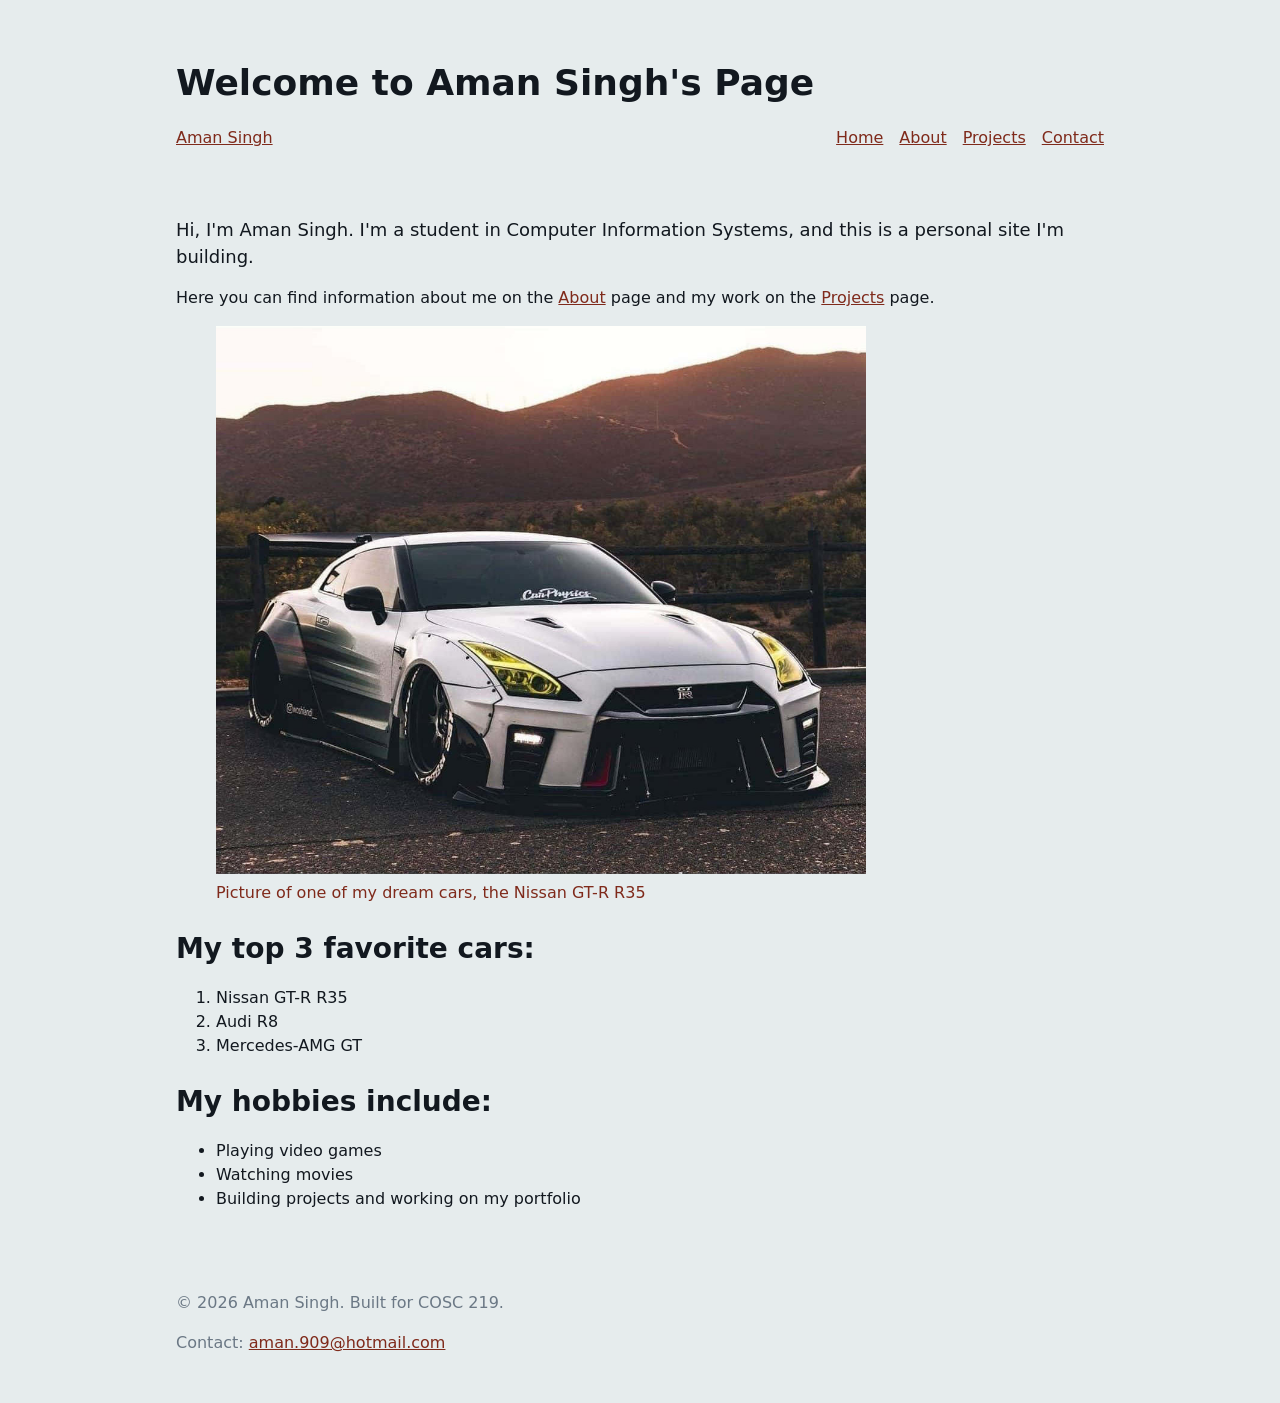
<file: index.html>
<!DOCTYPE html>
<html lang="en">
<head>
    <meta charset="UTF-8">
    <meta name="viewport" content="width=device-width, initial-scale=1.0">
    <title>Aman Singh - Home</title>
    <link rel="stylesheet" href="css/styles.css">
</head>
<body>
    <header>
        <h1>Welcome to Aman Singh's Page</h1>
        <nav>
            <a href="index.html">Aman Singh</a>

            <div class="nav-wrapper"> 
            <a href="index.html">Home</a>
            <a href="about.html">About</a>
            <a href="projects.html">Projects</a>
            <a href="contact.html">Contact</a>
            </div>
        </nav>
            
    </header>
    <main>
        <p class="intro">Hi, I'm Aman Singh. I'm a student in Computer Information Systems, and this is a personal site I'm building.</p>
        <p>Here you can find information about me on the <a href="about.html">About</a> page and my work on the <a href="projects.html">Projects</a> page.</p>
        <figure>
            <img src="images/r35.jpg" alt="Picture of a widebody Nissan GT-R R35 with yellow headlights" width="650" height="600">
            <figcaption>Picture of one of my dream cars, the Nissan GT-R R35</figcaption>
        </figure>
        <h2>My top 3 favorite cars:</h2>
        <ol>
            <li>Nissan GT-R R35</li>
            <li>Audi R8</li>
            <li>Mercedes-AMG GT</li>
        </ol>
        <h2>My hobbies include:</h2>
        <ul>
            <li>Playing video games</li>
            <li>Watching movies</li>
            <li>Building projects and working on my portfolio</li>
        </ul>
    </main>
    <footer>
        <p>&copy; 2026 Aman Singh. Built for COSC 219.</p>
        <p>Contact: <a href="mailto:aman.909@hotmail.com">aman.909@hotmail.com</a></p>
    </footer>
</body>
</html>
</file>
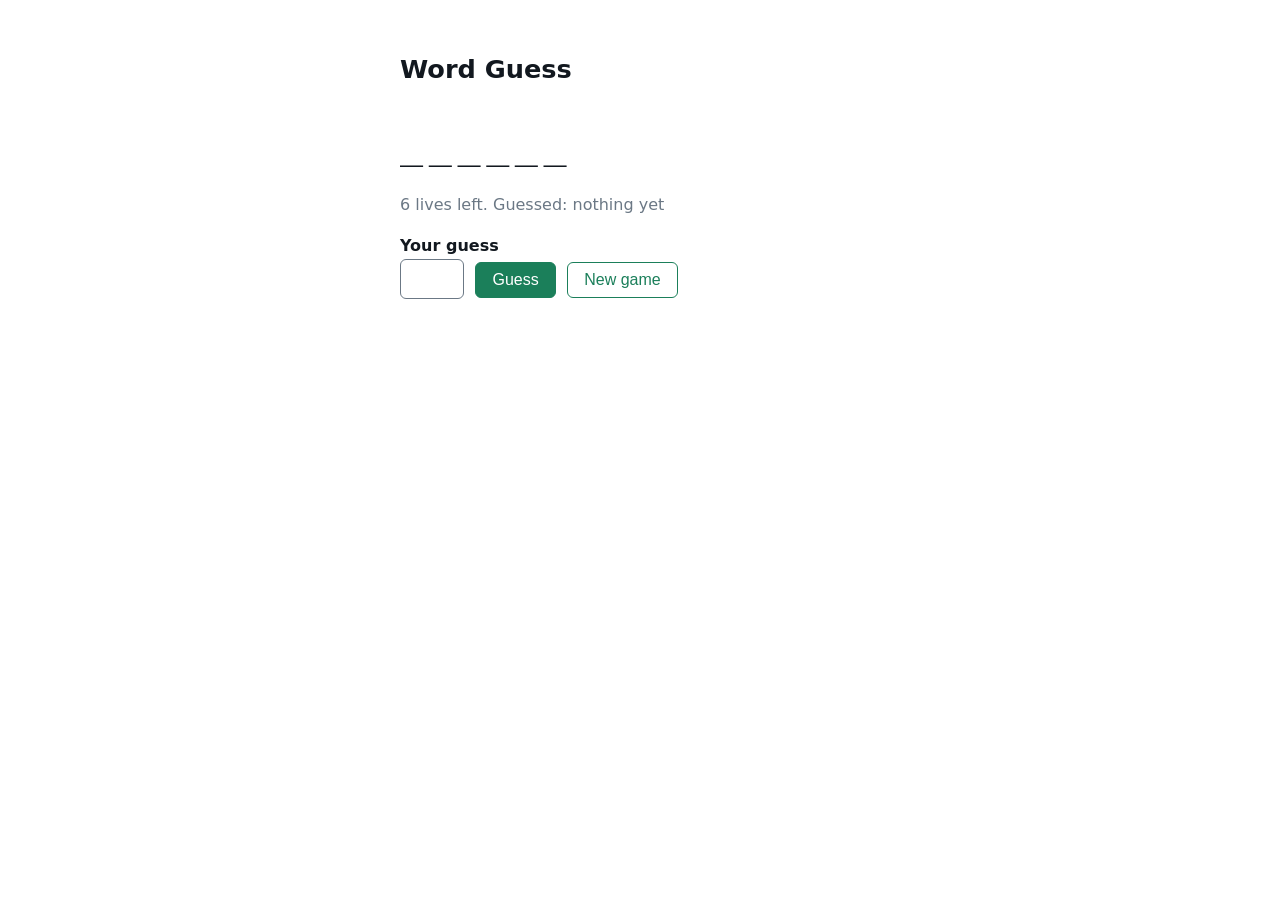
<file: lab4/index.html>
<!DOCTYPE html>
<html lang="en">
<head>
  <meta charset="UTF-8">
  <meta name="viewport" content="width=device-width, initial-scale=1.0">
  <title>Word Guess — COSC 219 Lab 4</title>
  <link rel="stylesheet" href="styles.css">
  <script src="game.js" defer></script>
  <script src="play.js" defer></script>
</head>
<body>

  <main>
    <h1>Word Guess</h1>

    <p id="word" class="word">_____</p>
    <p id="status" class="status">Press New game to start.</p>

    <form id="guess-form">
      <label for="guess">Your guess</label>
      <input type="text" id="guess" name="guess" maxlength="1"
             autocomplete="off" autocapitalize="off">
      <button type="submit">Guess</button>
      <button type="button" id="new-game">New game</button>
    </form>

    <p id="result" class="result"></p>
  </main>

</body>
</html>
</file>
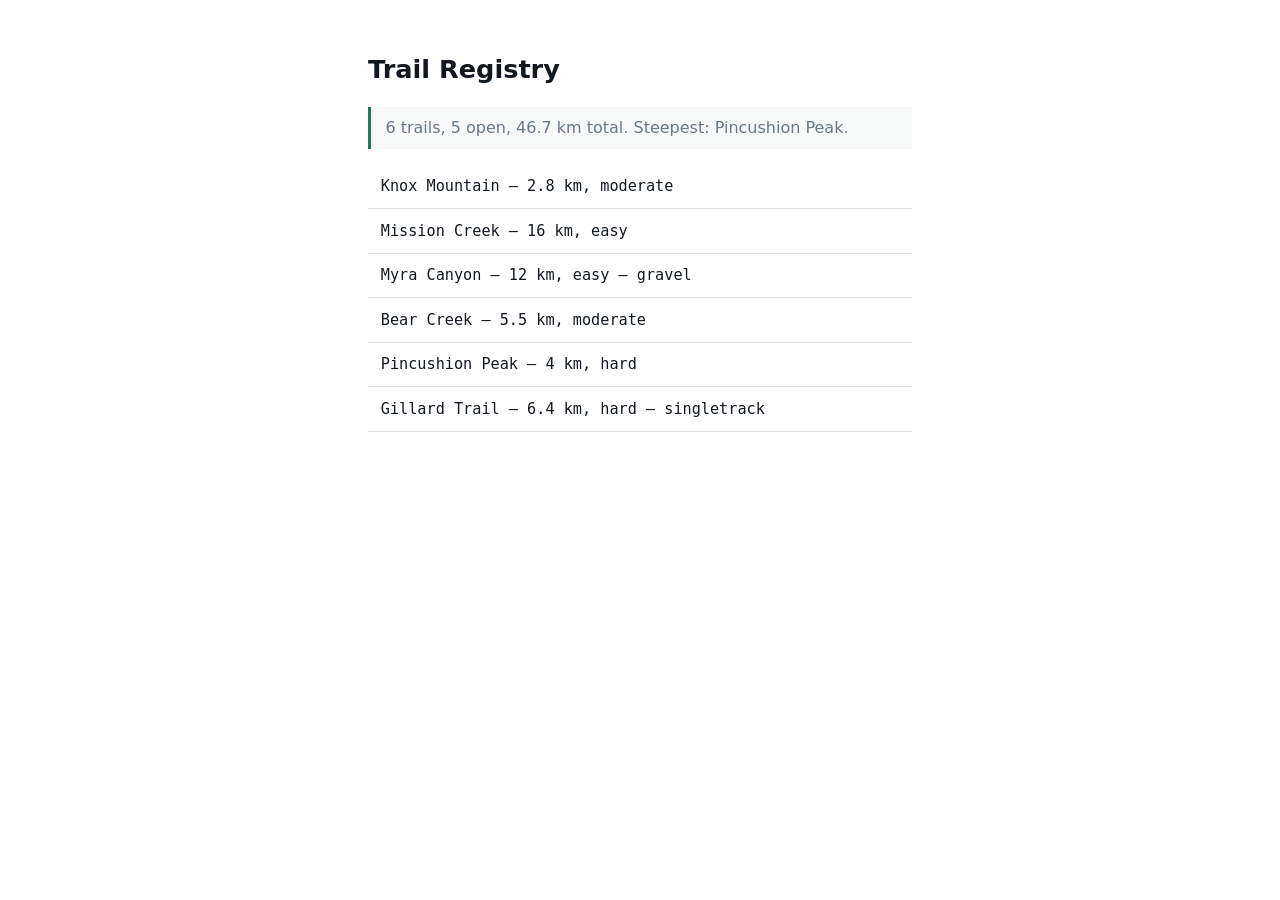
<file: lab6/index.html>
<!DOCTYPE html>
<html lang="en">
<head>
  <meta charset="UTF-8">
  <meta name="viewport" content="width=device-width, initial-scale=1.0">
  <title>Trail Registry — COSC 219 Lab 6</title>
  <link rel="stylesheet" href="styles.css">
  <script type="module" src="main.js"></script>
</head>
<body>
  <main>
    <h1>Trail Registry</h1>
    <p id="summary" class="summary">Loading…</p>
    <ul id="trails"></ul>
  </main>
</body>
</html>
</file>
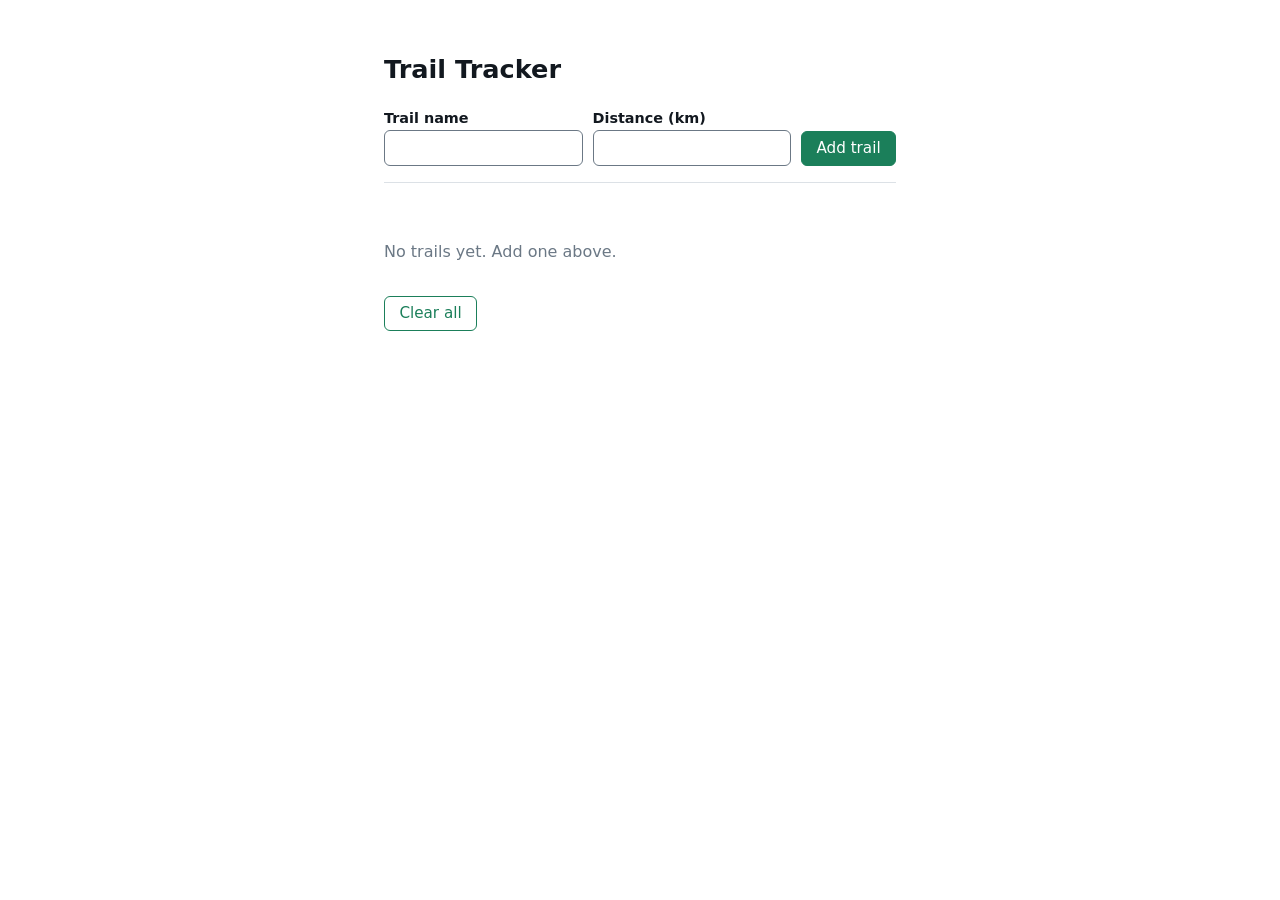
<file: lab7/index.html>
<!DOCTYPE html>
<html lang="en">
<head>
  <meta charset="UTF-8">
  <meta name="viewport" content="width=device-width, initial-scale=1.0">
  <title>Trail Tracker — COSC 219 Lab 7</title>
  <link rel="stylesheet" href="styles.css">
  <script type="module" src="app.js"></script>
</head>
<body>
  <main>
    <h1>Trail Tracker</h1>

    <form id="add-form">
      <div class="field">
        <label for="name">Trail name</label>
        <input type="text" id="name" name="name" autocomplete="off">
      </div>
      <div class="field">
        <label for="km">Distance (km)</label>
        <input type="number" id="km" name="km" step="0.1" min="0">
      </div>
      <button type="submit">Add trail</button>
    </form>

    <p id="error" class="error" role="alert"></p>
    <p id="summary" class="summary"></p>

    <ul id="trail-list"></ul>

    <button type="button" id="clear" class="ghost">Clear all</button>
  </main>
</body>
</html>
</file>
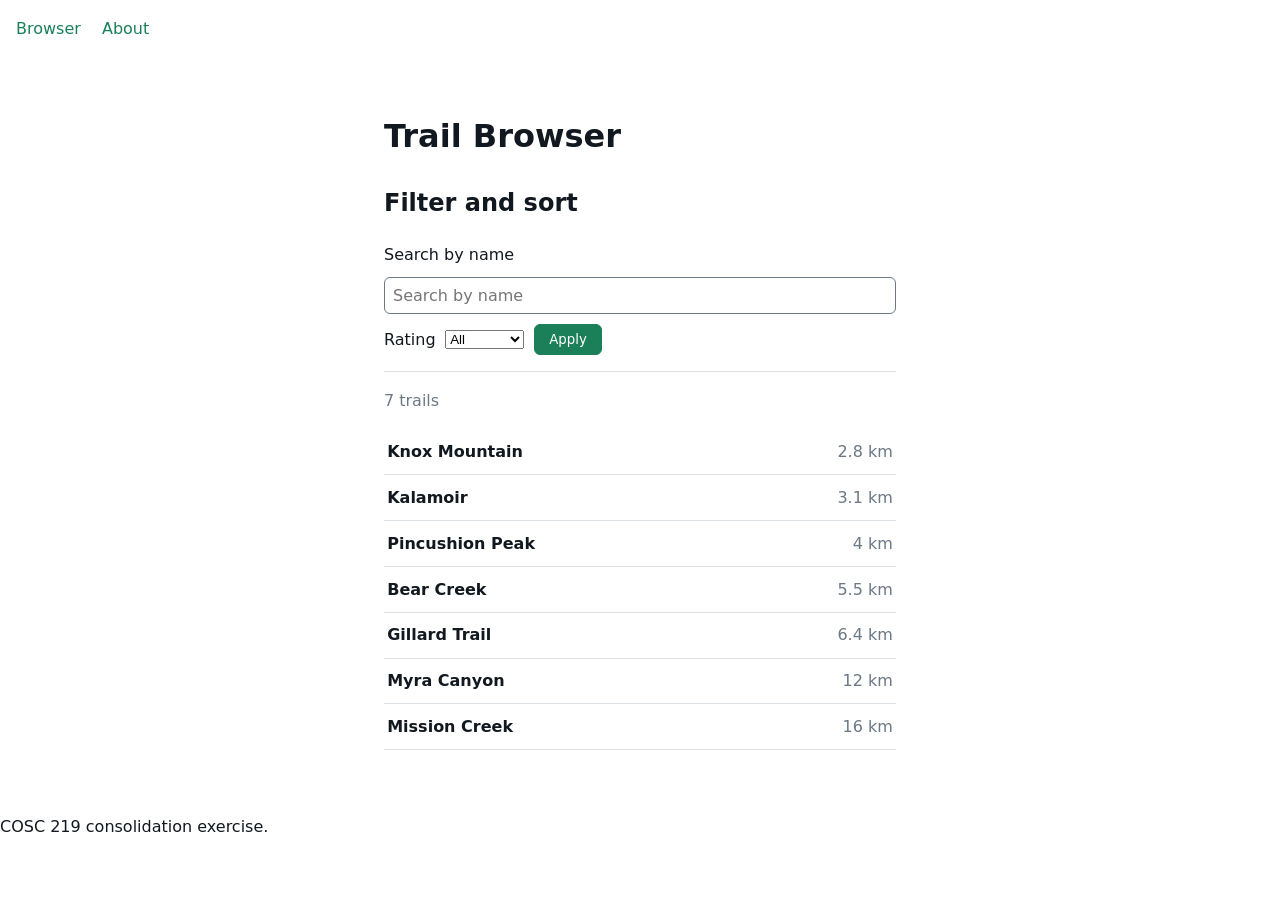
<file: lab8/index.html>
<!DOCTYPE html>
<html lang="en">
<head>
  <meta charset="UTF-8">
  <title>Trail Browser — needs fixing</title>
  <link rel="stylesheet" href="styles.css">
  <script type="module" src="app.js"></script>
</head>
<body>

  <header>
    <nav>
      <ul>
        <li><a href="index.html">Browser</a></li>
        <li><a href="#about">About</a></li>
      </ul>
    </nav>
  </header>

  <main>
    <h1>Trail Browser</h1>

    <h2>Filter and sort</h2>

    <form id="controls">
      <label for="search">Search by name</label>
      <input type="text" id="search" placeholder="Search by name">

      <label for="rating">Rating</label>
      <select id="rating">
        <option value="all">All</option>
        <option value="easy">Easy</option>
        <option value="moderate">Moderate</option>
        <option value="hard">Hard</option>
      </select>

      <button type="submit">Apply</button>
    </form>

    <p id="count"></p>
    <ul id="results"></ul>
  </main>

  <footer>
    <p>COSC 219 consolidation exercise.</p>
  </footer>

</body>
</html>
</file>
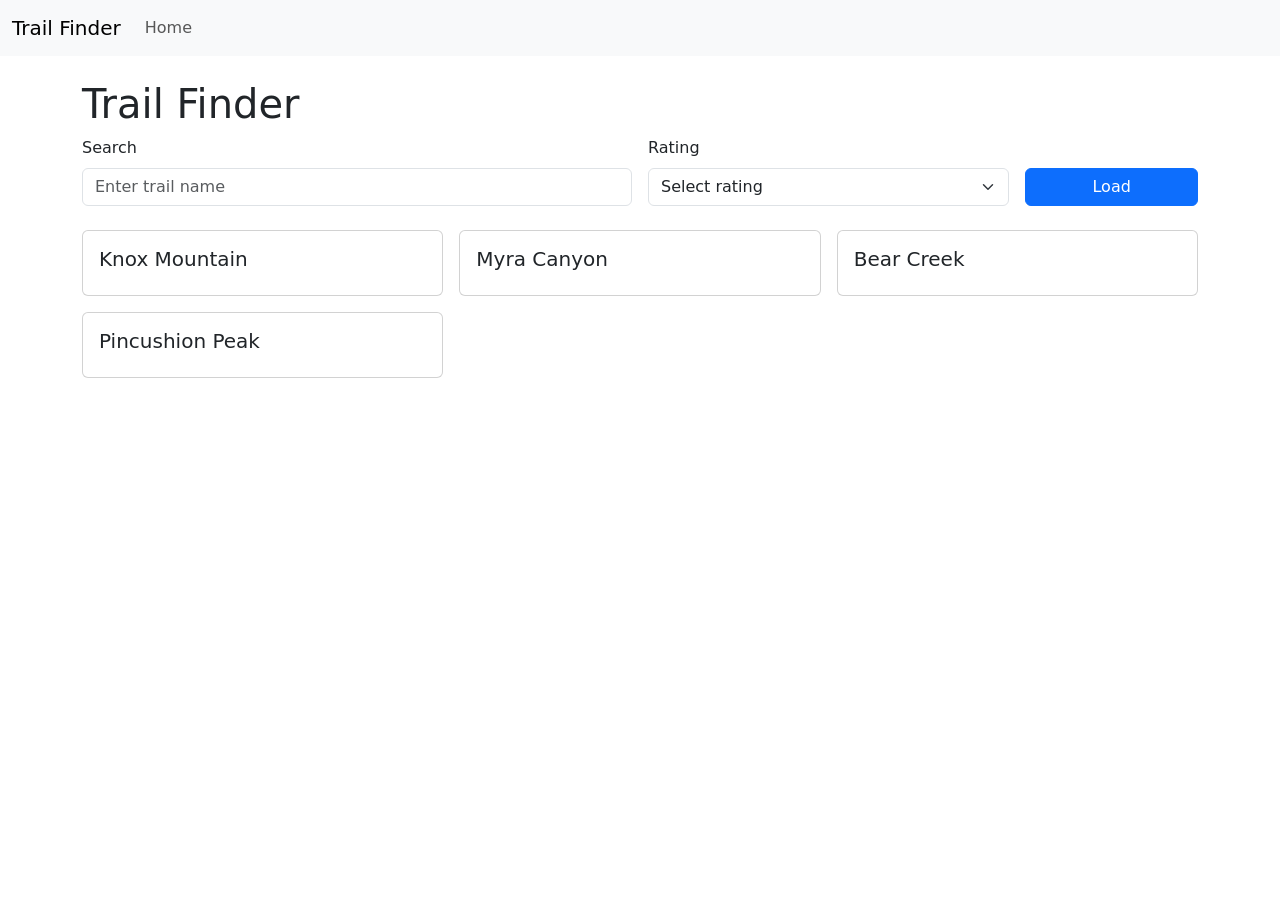
<file: lab9/index.html>
<!DOCTYPE html>
<html lang="en">

<head>
  <meta charset="UTF-8">
  <meta name="viewport" content="width=device-width, initial-scale=1.0">
  <title>Trail Finder — COSC 219 Lab 9</title>

  <!-- Link Bootstrap's CSS here. Use the CDN link from the Lecture 18 slides,
       and check the version is still current. -->
  <link href="https://cdn.jsdelivr.net/npm/bootstrap@5.3.9/dist/css/bootstrap.min.css" rel="stylesheet"
    integrity="sha384-yEPZ7jP9S0QKiUQ0m3jjsO4ProIW7wvR9gXkI7JOGa2XVsw53Yke2bsdkBbjmmiX" crossorigin="anonymous">

  <script type="module" src="main.js"></script>
</head>

<body>

  <!-- A navbar that collapses on small screens.
       You need .navbar, .navbar-toggler and .navbar-collapse, wired with the
       data-bs-* attributes. Bootstrap's JavaScript does the rest. -->
  <nav class="navbar navbar-expand-lg bg-light">
    <div class="container-fluid">
      <a class="navbar-brand" href="#">Trail Finder</a>
      <button class="navbar-toggler" type="button" data-bs-toggle="collapse" data-bs-target="#navbarNav"
        aria-controls="navbarNav" aria-expanded="false" aria-label="Toggle navigation">
        <span class="navbar-toggler-icon"></span>
      </button>
      <div class="collapse navbar-collapse" id="navbarNav">
        <ul class="navbar-nav">
          <li class="nav-item">
            <a class="nav-link" href="../index.html">Home</a>
          </li>
        </ul>
      </div>
    </div>
  </nav>


  <!-- The page content, in a .container.

       A .row with:
         · a search text field   col-12 col-md-6
         · a rating select       col-12 col-md-4
         · a Load button         col-12 col-md-2
       Gutters with g-3, not margins of your own.
       Every control needs a real <label> — form-label is styling, not a label. -->
  <div class="container mt-4">
    <h1>Trail Finder</h1>
    <div class="row g-3 mb-4">
      <div class="col-12 col-md-6">
        <label for="search" class="form-label">Search</label>
        <input type="text" class="form-control" id="search" placeholder="Enter trail name">
      </div>
      <div class="col-12 col-md-4">
        <label for="rating" class="form-label">Rating</label>
        <select class="form-select" id="rating">
          <option value="">Select rating</option>
          <option value="easy">Easy</option>
          <option value="moderate">Moderate</option>
          <option value="hard">Hard</option>
        </select>
      </div>
      <div class="col-12 col-md-2 d-flex align-items-end">
        <button class="btn btn-primary w-100" id="loadButton">Load</button>
      </div>
    </div>
    <div id="state-loading" class="d-none">
      <div class="spinner-border" role="status">
        <span class="visually-hidden">Loading...</span>
      </div>
    </div>

    <div id="state-error" class="d-none">
      <div class="alert alert-danger" role="alert">
        An error occurred while loading trails.
      </div>
    </div>

    <div id="state-empty" class="d-none">
      <p>No trails found.</p>
    </div>

    <div id="state-loaded" class="d-none row row-cols-1 g-3 row-cols-md-2 row-cols-lg-3">

    </div>
  </div>


  <!-- The four state panels. Give each one an id so you can show and hide it,
       and start them all with d-none.

         #state-loading   a .spinner-border, with .visually-hidden text inside
         #state-error     an .alert.alert-danger
         #state-empty     a message
         #state-loaded    the .row that holds the cards, using
                          row-cols-1 row-cols-md-2 row-cols-lg-3 -->



  <!-- Bootstrap's JavaScript bundle goes here, at the end of the body. -->
  <script src="https://cdn.jsdelivr.net/npm/bootstrap@5.3.9/dist/js/bootstrap.bundle.min.js"
    integrity="sha384-WyOxWvTyr1QaMPfiPJSv76iReVthorl5uWlFtZPyK0IEB0hGzo9y5Bp9mYanr8Bu"
    crossorigin="anonymous"></script>

</body>

</html>
</file>
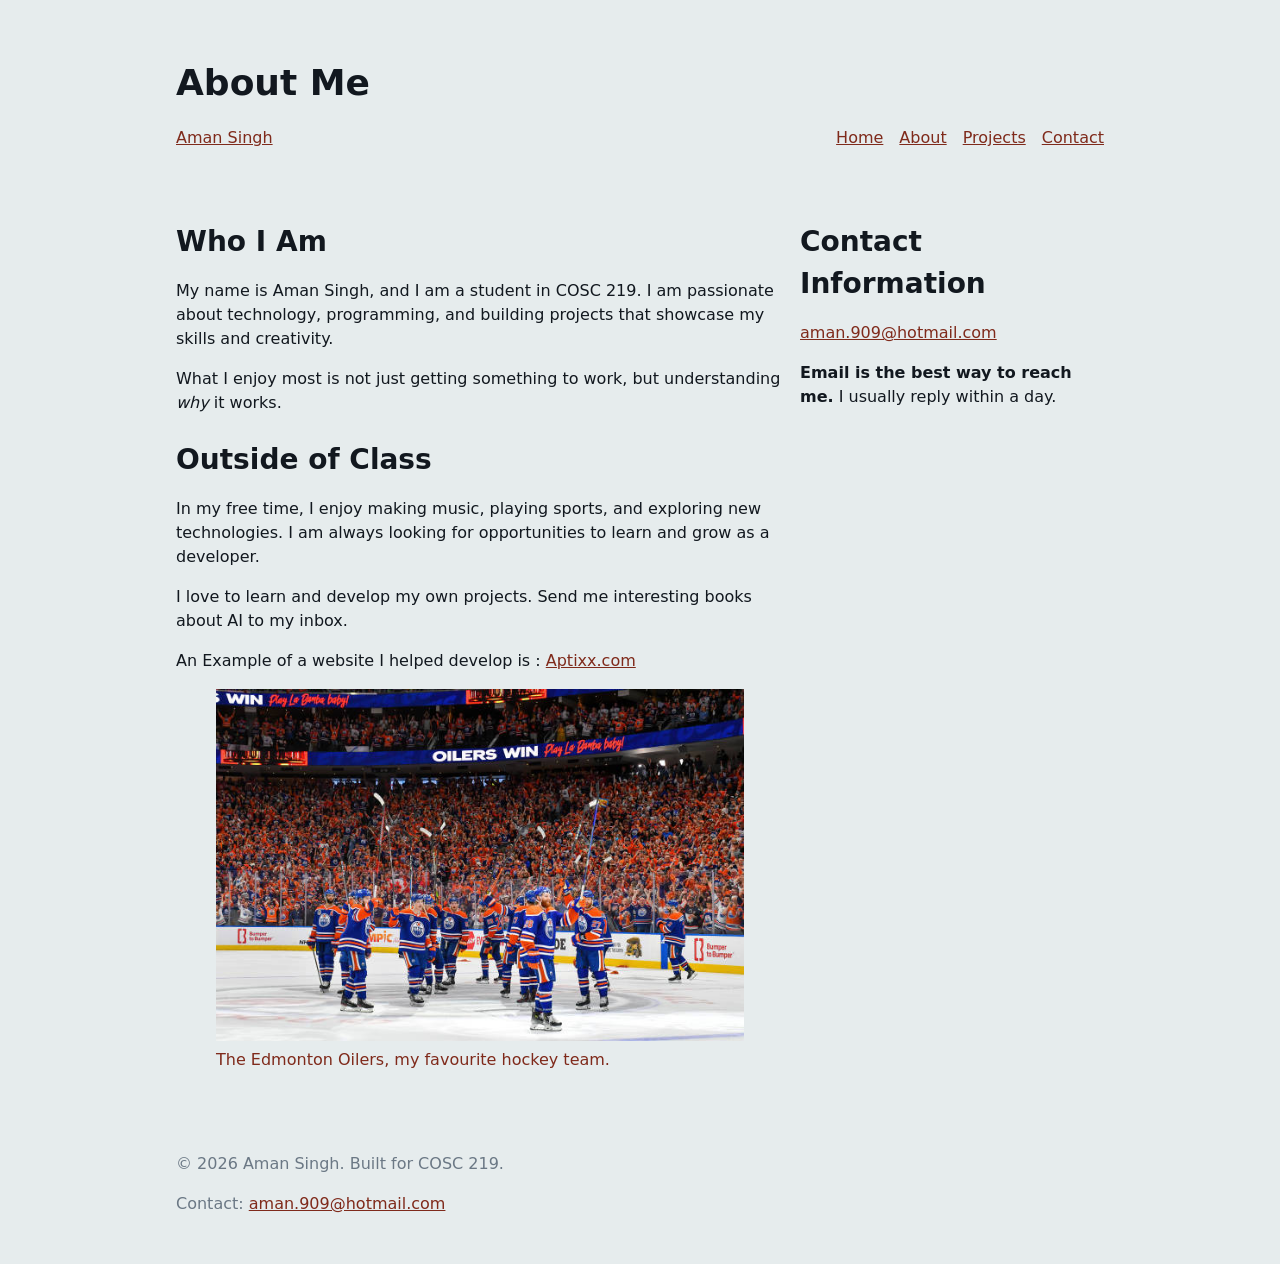
<file: about.html>
<!DOCTYPE html>
<html lang="en">
<head>
    <meta charset="UTF-8">
    <meta name="viewport" content="width=device-width, initial-scale=1.0">
    <title>Aman Singh - About</title>
    <link rel="stylesheet" href="css/styles.css">
</head>
<body>
    <header>
        <h1>About Me</h1>
        <nav>
            <a href="index.html">Aman Singh</a>

            <div class="nav-wrapper"> 
            <a href="index.html">Home</a>
            <a href="about.html">About</a>
            <a href="projects.html">Projects</a>
            <a href="contact.html">Contact</a>
            </div>
        </nav>
    </header>
    <main class="two-col">
        <div>
            <section>
                <h2>Who I Am</h2>
                <p>My name is Aman Singh, and I am a student in COSC 219. I am passionate about technology, programming, and building projects that showcase my skills and creativity.</p>
                <p>What I enjoy most is not just getting something to work, but understanding <em>why</em> it works.</p>
            </section>
            <section>
                <h2>Outside of Class</h2>
                <p>In my free time, I enjoy making music, playing sports, and exploring new technologies. I am always looking for opportunities to learn and grow as a developer.</p>
                <p>I love to learn and develop my own projects. Send me interesting books about AI to my inbox.</p>
                <p>An Example of a website I helped develop is : <a href="https://aptixx.com" rel="noopener noreferrer" target="_blank">Aptixx.com</a></p>
                <figure>
                    <img src="images/oilers.jpg" alt="Edmonton Oilers players raising their sticks to salute a crowd of fans" width="612" height="408">
                    <figcaption>The Edmonton Oilers, my favourite hockey team.</figcaption>
                </figure>
            </section>
        </div>
        <aside>
            <h2>Contact Information</h2>
            <p><a href="mailto:aman.909@hotmail.com">aman.909@hotmail.com</a></p><p><strong>Email is the best way to reach me.</strong> I usually reply within a day. </p>
        </aside>
    </main>
    <footer>
        <p>&copy; 2026 Aman Singh. Built for COSC 219.</p>
        <p>Contact: <a href="mailto:aman.909@hotmail.com">aman.909@hotmail.com</a></p>
    </footer>
</body>
</html>
</file>
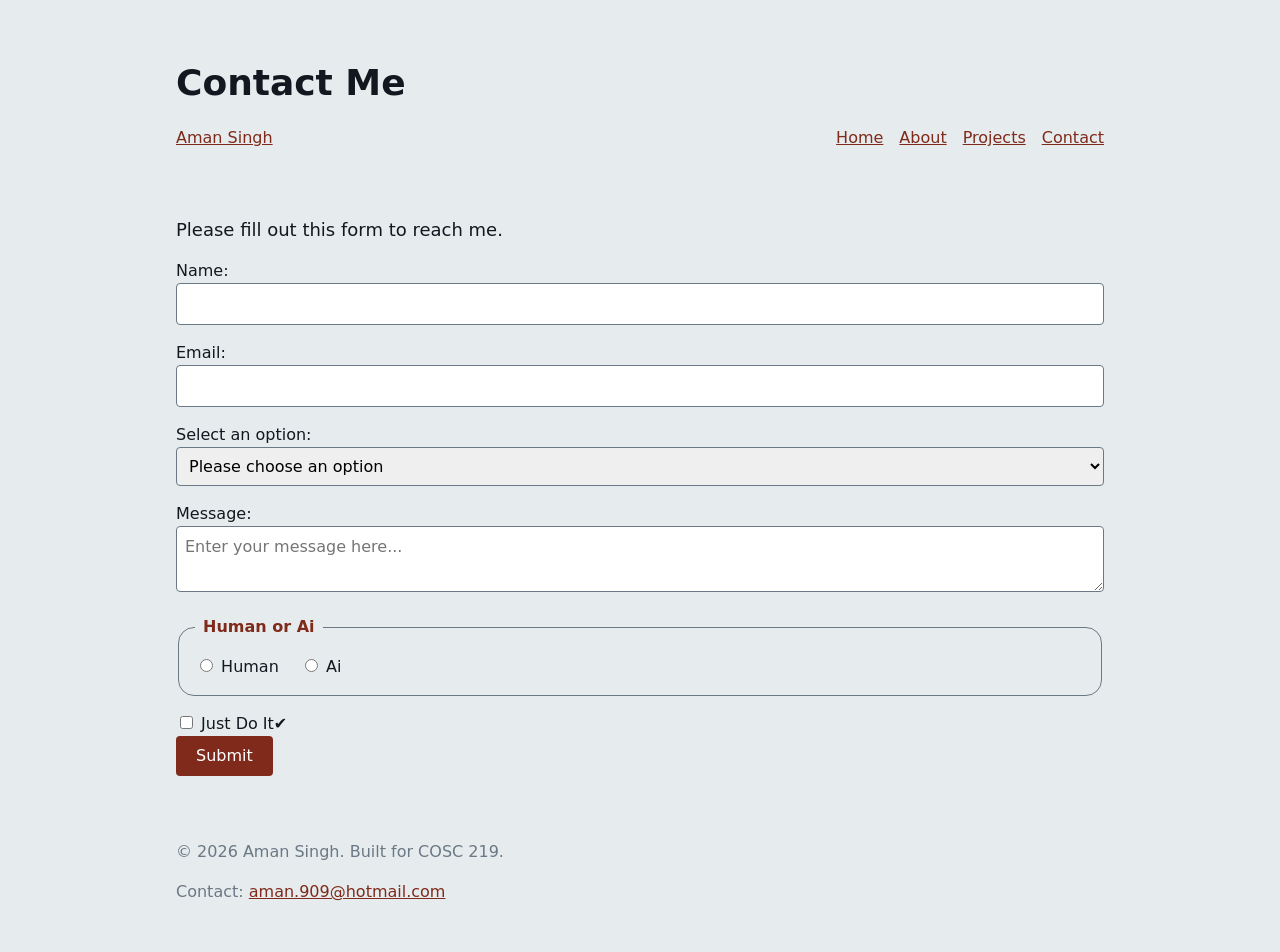
<file: contact.html>
<!DOCTYPE html>
<html lang="en">
<head>
    <meta charset="UTF-8">
    <meta name="viewport" content="width=device-width, initial-scale=1.0">
    <title>Contact Page</title>
    <link rel="stylesheet" href="css/styles.css">
</head>
<body>
    <header>
        <h1>Contact Me</h1>
        <nav>
            <a href="index.html">Aman Singh</a>

            <div class="nav-wrapper"> 
            <a href="index.html">Home</a>
            <a href="about.html">About</a>
            <a href="projects.html">Projects</a>
            <a href="contact.html">Contact</a>
            </div>
        </nav>
    </header>
    <main>
    <p class="intro">Please fill out this form to reach me.</p>
    <form action="#" method="post">
        <label for="name">Name:</label>
        <input type="text" id="name" name="name" required>  
        <br/>
        <label for="email">Email:</label>
        <input type="email" id="email" name="email" required>
       

        <br/>
        <label for="select">Select an option:</label>
        <select id="select" name="select" required>
            <option value="">Please choose an option</option>
            <option value="question">Question</option>
            <option value="feedback">Feedback</option>
            <option value="other">Other</option>
        </select>
        <br/>
        <label for="message">Message:</label>
        <textarea id="message" name="message" placeholder="Enter your message here..." ></textarea>
        <br/>
        <fieldset>
            <legend>Human or Ai</legend>
       
        <input type="radio" id="human" name="humanorai" value="human" required>
        <label for="human">Human</label>
        <input type="radio" id="ai" name="humanorai" value="ai" required>
        <label for="ai">Ai</label>
        </fieldset>
        <input type="checkbox" id="robotcheck" name="robotcheck" value="yes" required>
        <label for="robotcheck">Just Do It✔</label>

        <br/>

        <button type="submit">Submit</button>
    </form>
    </main>
    <footer>
        <p>&copy; 2026 Aman Singh. Built for COSC 219.</p>
        <p>Contact: <a href="mailto:aman.909@hotmail.com">aman.909@hotmail.com</a></p>
    </footer>
</body>
</html>
</file>
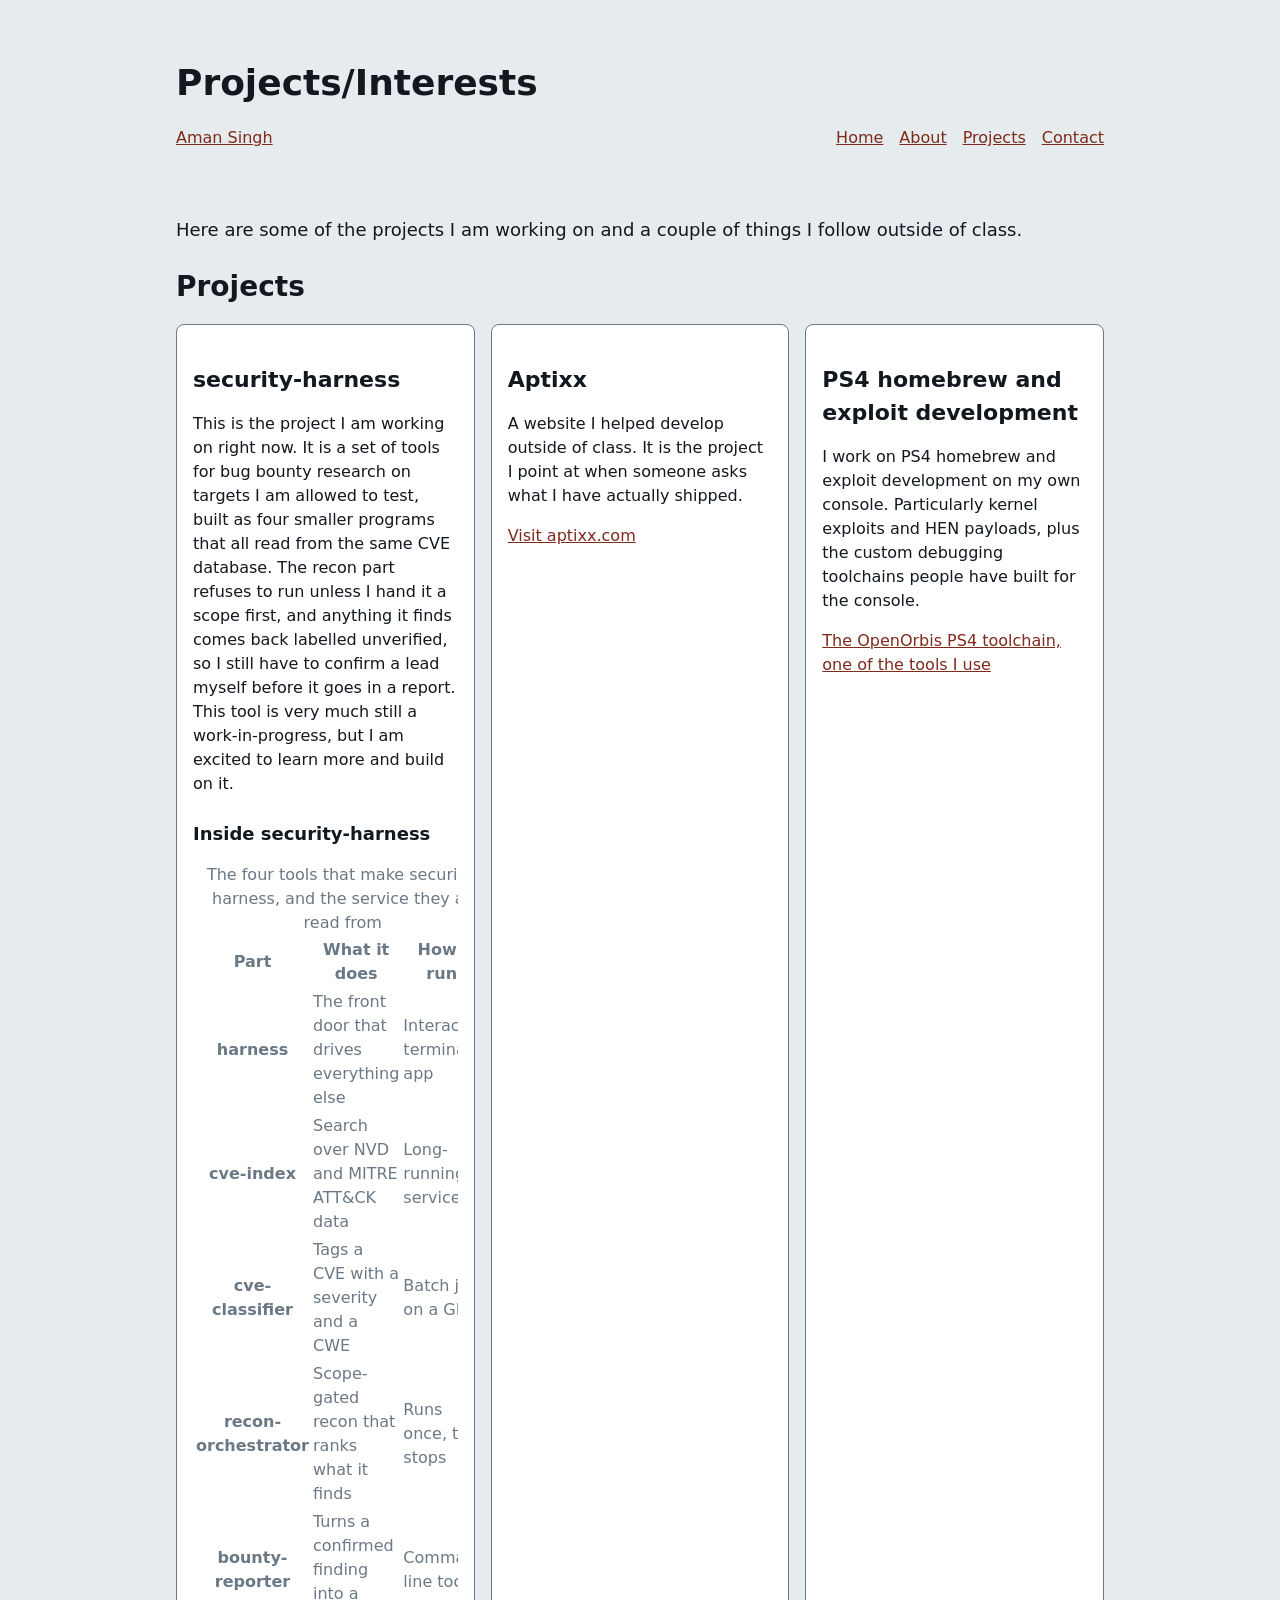
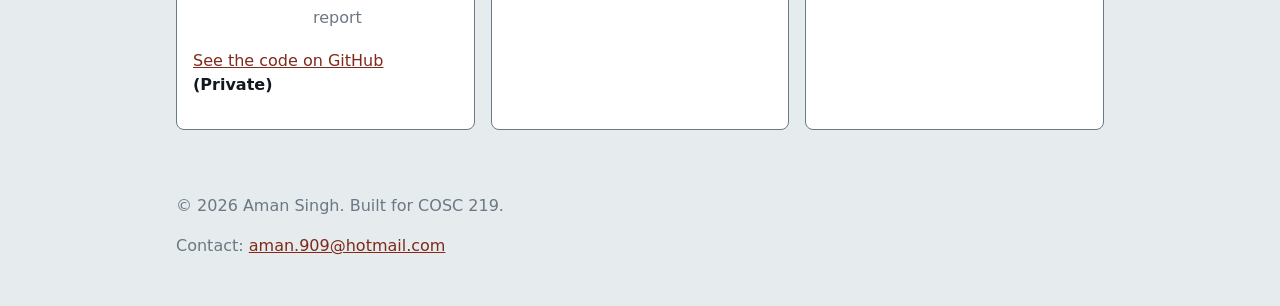
<file: projects.html>
<!DOCTYPE html>
<html lang="en">
<head>
    <meta charset="UTF-8">
    <meta name="viewport" content="width=device-width, initial-scale=1.0">
    <title>Aman Singh - Projects</title>
    <link rel="stylesheet" href="css/styles.css">
</head>
<body>
    <header>
        <h1>Projects/Interests</h1>
        <nav>
            <a href="index.html">Aman Singh</a>

            <div class="nav-wrapper"> 
            <a href="index.html">Home</a>
            <a href="about.html">About</a>
            <a href="projects.html">Projects</a>
            <a href="contact.html">Contact</a>
            </div>
        </nav>
    </header>
    <main>
        <p class="intro">Here are some of the projects I am working on and a couple of things I follow outside of class.</p>

        <section>
            <h2>Projects</h2>
            <div class="cards">

            <article>
                <h3>security-harness</h3>
                <p>This is the project I am working on right now. It is a set of tools for bug bounty research on targets I am allowed to test, built as four smaller programs that all read from the same CVE database. The recon part refuses to run unless I hand it a scope first, and anything it finds comes back labelled unverified, so I still have to confirm a lead myself before it goes in a report. This tool is very much still a work-in-progress, but I am excited to learn more and build on it.</p>

                <section>
                    <h4>Inside security-harness</h4>
                    <div class="table-wrap">
                        <table>
                            <caption>The four tools that make security-harness, and the service they all read from</caption>
                            <thead>
                                <tr>
                                    <th scope="col">Part</th>
                                    <th scope="col">What it does</th>
                                    <th scope="col">How it runs</th>
                                </tr>
                            </thead>
                            <tbody>
                                <tr>
                                    <th scope="row">harness</th>
                                    <td>The front door that drives everything else</td>
                                    <td>Interactive terminal app</td>
                                </tr>
                                <tr>
                                    <th scope="row">cve-index</th>
                                    <td>Search over NVD and MITRE ATT&amp;CK data</td>
                                    <td>Long-running service</td>
                                </tr>
                                <tr>
                                    <th scope="row">cve-classifier</th>
                                    <td>Tags a CVE with a severity and a CWE</td>
                                    <td>Batch job on a GPU</td>
                                </tr>
                                <tr>
                                    <th scope="row">recon-orchestrator</th>
                                    <td>Scope-gated recon that ranks what it finds</td>
                                    <td>Runs once, then stops</td>
                                </tr>
                                <tr>
                                    <th scope="row">bounty-reporter</th>
                                    <td>Turns a confirmed finding into a report</td>
                                    <td>Command line tool</td>
                                </tr>
                            </tbody>
                        </table>
                    </div>
                    <p><a href="https://github.com/amansingh909/security-harness" rel="noopener noreferrer" target="_blank">See the code on GitHub </a><strong>(Private)</strong></p>

                </section>
            </article>
            <article>
                <h3>Aptixx</h3>
                <p>A website I helped develop outside of class. It is the project I point at when someone asks what I have actually shipped.</p>
                <p><a href="https://aptixx.com" rel="noopener noreferrer" target="_blank">Visit aptixx.com</a></p>
            </article>

            <article>
                <h3>PS4 homebrew and exploit development</h3>
                <p>I work on PS4 homebrew and exploit development on my own console. Particularly kernel exploits and HEN payloads, plus the custom debugging toolchains people have built for the console.</p>
                <p><a href="https://github.com/OpenOrbis/OpenOrbis-PS4-Toolchain" rel="noopener noreferrer" target="_blank">The OpenOrbis PS4 toolchain, one of the tools I use</a></p>
            </article>
        </div>
        </section>

        

    </main>
    <footer>
        <p>&copy; 2026 Aman Singh. Built for COSC 219.</p>
        <p>Contact: <a href="mailto:aman.909@hotmail.com">aman.909@hotmail.com</a></p>
    </footer>
</body>
</html>
</file>
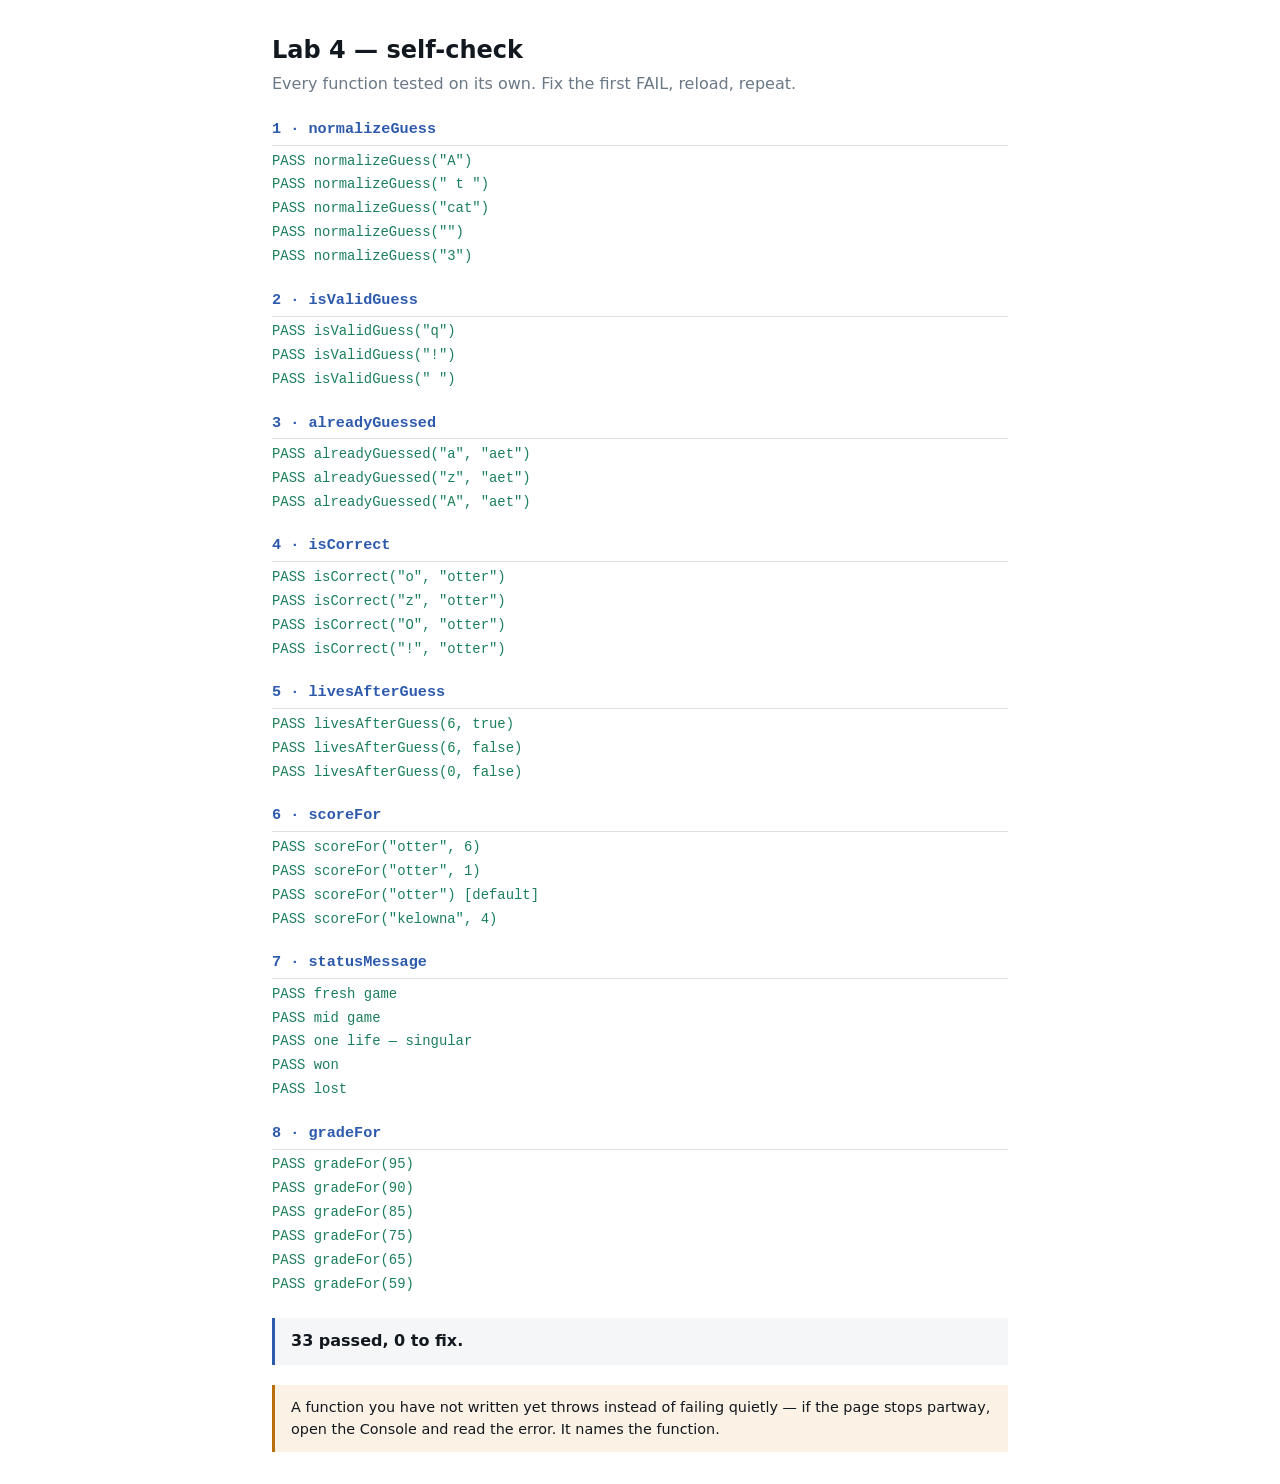
<file: lab4/check.html>
<!DOCTYPE html>
<html lang="en">
<head>
  <meta charset="UTF-8">
  <meta name="viewport" content="width=device-width, initial-scale=1.0">
  <title>COSC 219 — Lab 4 self-check</title>
  <style>
    body { font-family: system-ui, sans-serif; line-height: 1.55; margin: 2rem auto;
           max-width: 46rem; padding: 0 1rem; color: #12181F; }
    h1 { font-size: 1.5rem; margin-bottom: .2rem; }
    .sub { color: #6B7885; margin-top: 0; }
    h2 { font-size: .95rem; font-family: monospace; color: #2E5AAC;
         margin: 1.3rem 0 .3rem; border-bottom: 1px solid #DCE1E6; padding-bottom: .2rem; }
    .res { margin: .15rem 0; font-family: monospace; font-size: .87rem; }
    .pass { color: #1B7F5A; }
    .fail { color: #A62B23; font-weight: 600; }
    .summary { margin-top: 1.4rem; padding: .7rem 1rem; background: #F4F6F7;
               border-left: 3px solid #2E5AAC; font-weight: 600; }
    .note { background: #FBF1E4; border-left: 3px solid #B9700A;
            padding: .7rem 1rem; margin-top: 1.2rem; font-size: .9rem; }
  </style>
</head>
<body>
  <h1>Lab 4 — self-check</h1>
  <p class="sub">Every function tested on its own. Fix the first FAIL, reload, repeat.</p>
  <div id="output"></div>
  <div class="note">
    A function you have not written yet throws instead of failing quietly — if the
    page stops partway, open the Console and read the error. It names the function.
  </div>
  <script src="game.js"></script>
  <script src="check.js"></script>
</body>
</html>
</file>
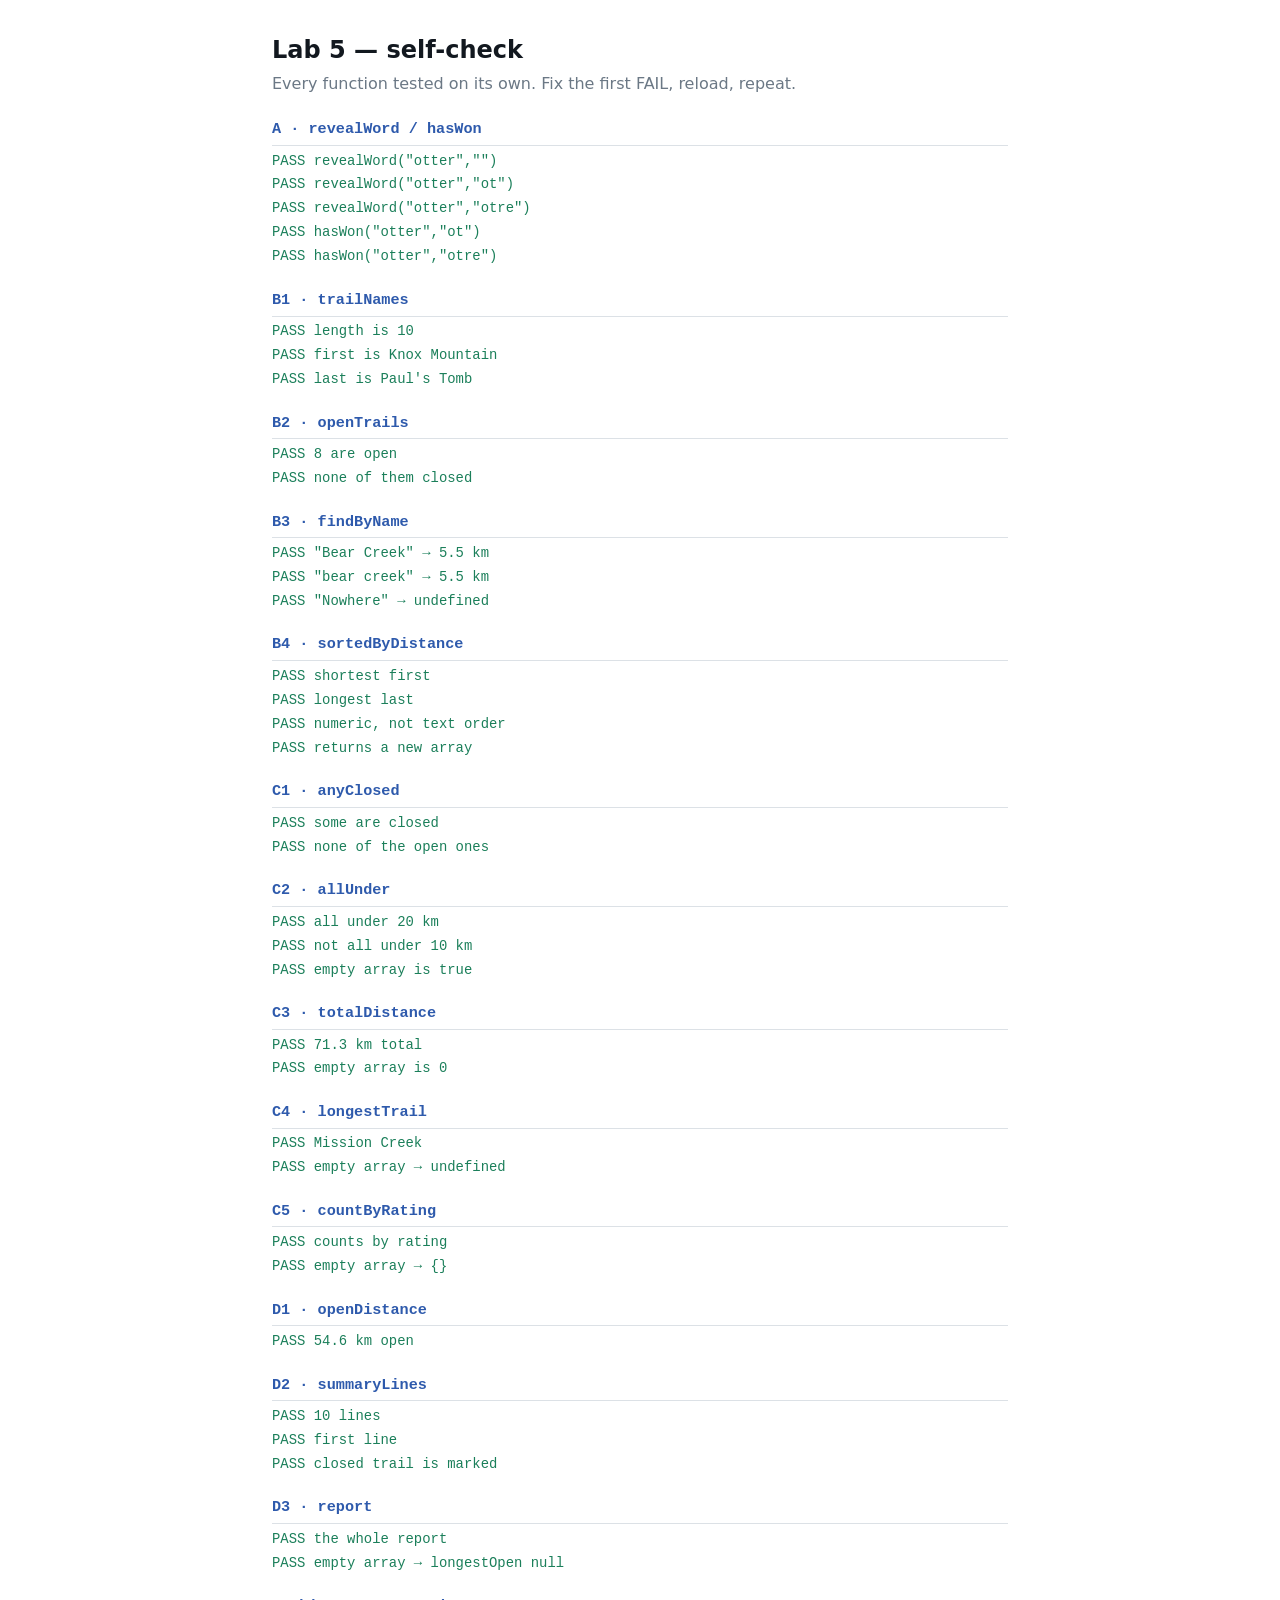
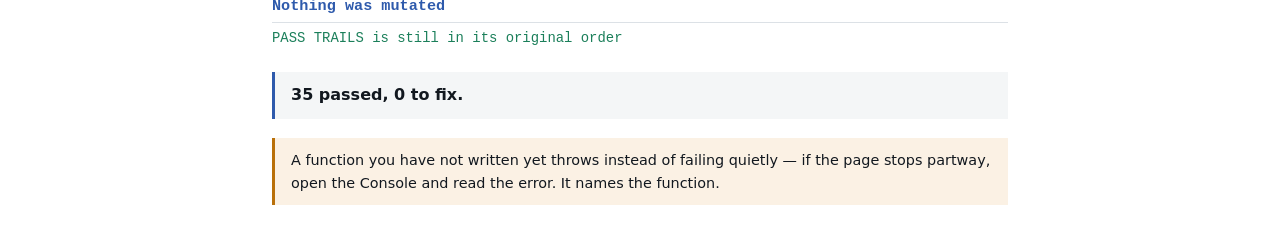
<file: lab5/check.html>
<!DOCTYPE html>
<html lang="en">
<head>
  <meta charset="UTF-8">
  <meta name="viewport" content="width=device-width, initial-scale=1.0">
  <title>COSC 219 — Lab 5 self-check</title>
  <style>
    body { font-family: system-ui, sans-serif; line-height: 1.55; margin: 2rem auto;
           max-width: 46rem; padding: 0 1rem; color: #12181F; }
    h1 { font-size: 1.5rem; margin-bottom: .2rem; }
    .sub { color: #6B7885; margin-top: 0; }
    h2 { font-size: .95rem; font-family: monospace; color: #2E5AAC;
         margin: 1.3rem 0 .3rem; border-bottom: 1px solid #DCE1E6; padding-bottom: .2rem; }
    .res { margin: .15rem 0; font-family: monospace; font-size: .87rem; }
    .pass { color: #1B7F5A; }
    .fail { color: #A62B23; font-weight: 600; }
    .summary { margin-top: 1.4rem; padding: .7rem 1rem; background: #F4F6F7;
               border-left: 3px solid #2E5AAC; font-weight: 600; }
    .note { background: #FBF1E4; border-left: 3px solid #B9700A;
            padding: .7rem 1rem; margin-top: 1.2rem; font-size: .9rem; }
  </style>
</head>
<body>
  <h1>Lab 5 — self-check</h1>
  <p class="sub">Every function tested on its own. Fix the first FAIL, reload, repeat.</p>
  <div id="output"></div>
  <div class="note">
    A function you have not written yet throws instead of failing quietly — if the
    page stops partway, open the Console and read the error. It names the function.
  </div>
  <script src="data.js"></script>
  <script src="analysis.js"></script>
  <script src="check.js"></script>
</body>
</html>
</file>
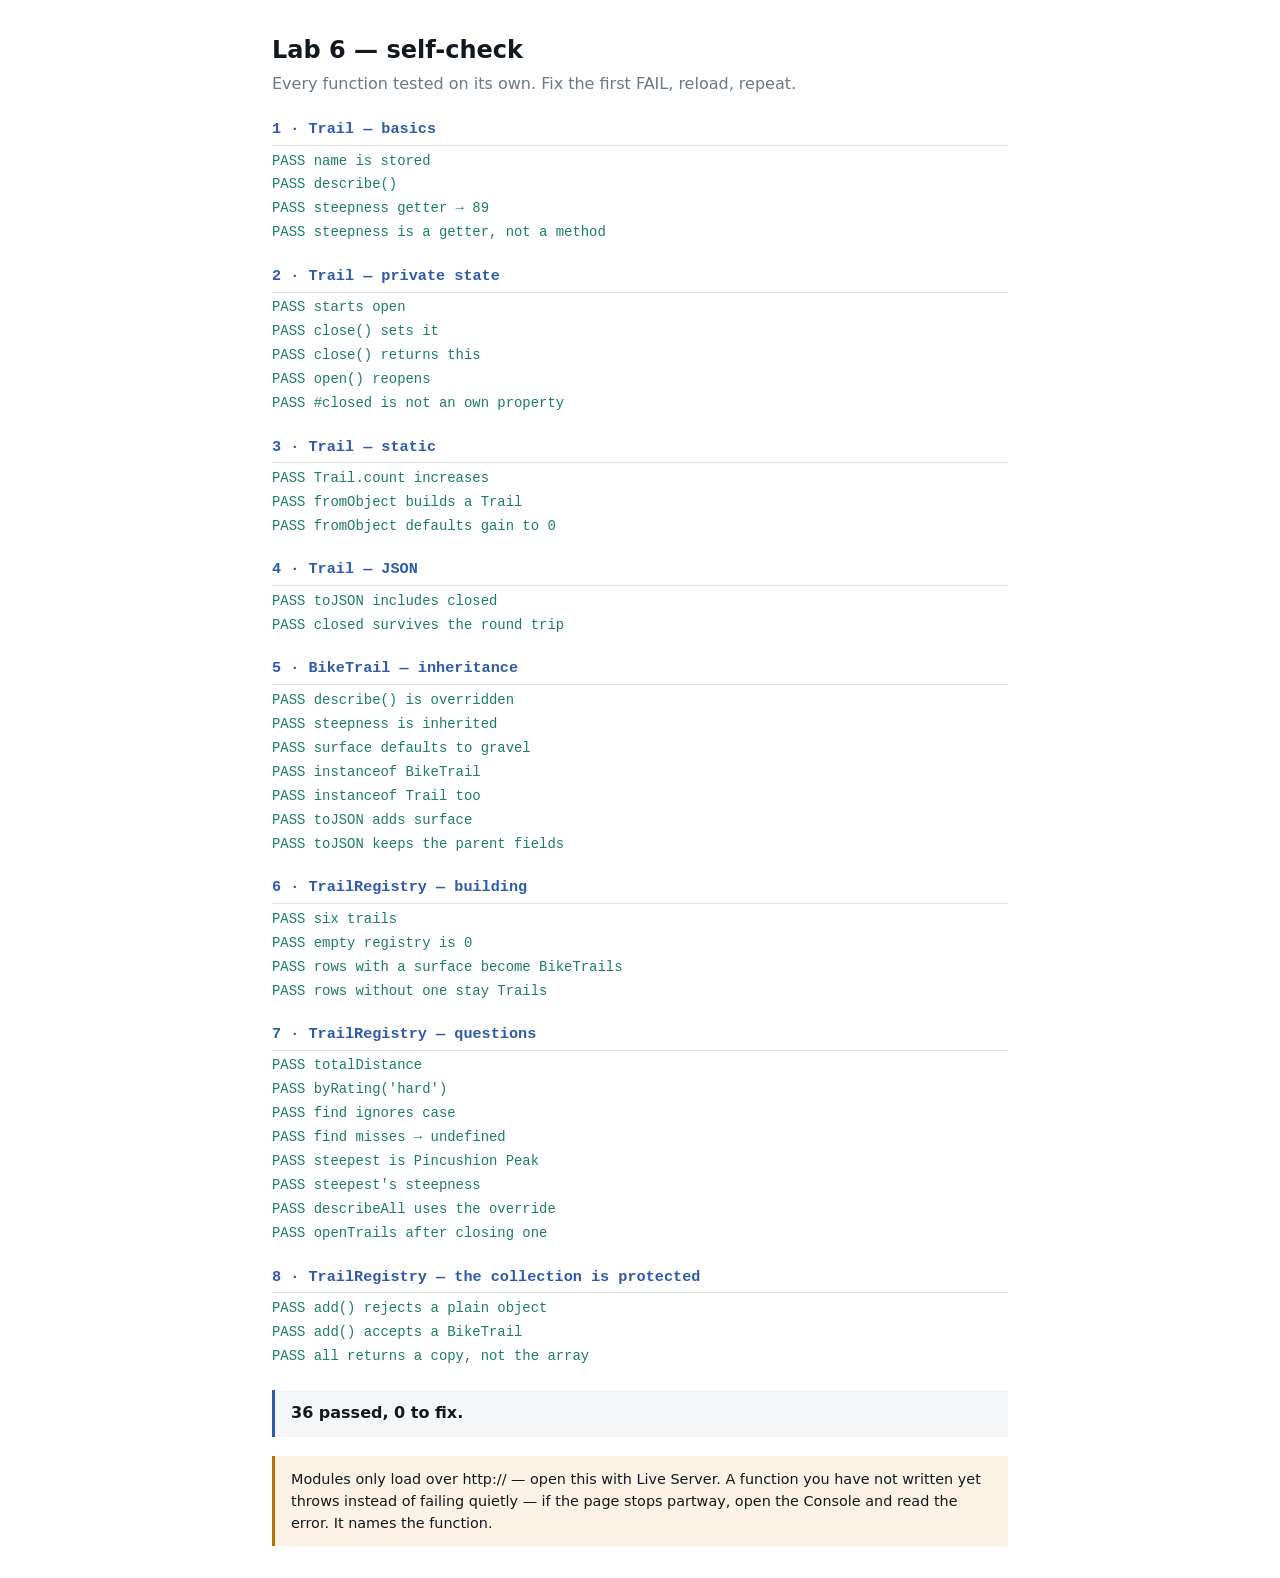
<file: lab6/check.html>
<!DOCTYPE html>
<html lang="en">
<head>
  <meta charset="UTF-8">
  <meta name="viewport" content="width=device-width, initial-scale=1.0">
  <title>COSC 219 — Lab 6 self-check</title>
  <style>
    body { font-family: system-ui, sans-serif; line-height: 1.55; margin: 2rem auto;
           max-width: 46rem; padding: 0 1rem; color: #12181F; }
    h1 { font-size: 1.5rem; margin-bottom: .2rem; }
    .sub { color: #6B7885; margin-top: 0; }
    h2 { font-size: .95rem; font-family: monospace; color: #2E5AAC;
         margin: 1.3rem 0 .3rem; border-bottom: 1px solid #DCE1E6; padding-bottom: .2rem; }
    .res { margin: .15rem 0; font-family: monospace; font-size: .87rem; }
    .pass { color: #1B7F5A; }
    .fail { color: #A62B23; font-weight: 600; }
    .summary { margin-top: 1.4rem; padding: .7rem 1rem; background: #F4F6F7;
               border-left: 3px solid #2E5AAC; font-weight: 600; }
    .note { background: #FBF1E4; border-left: 3px solid #B9700A;
            padding: .7rem 1rem; margin-top: 1.2rem; font-size: .9rem; }
  </style>
</head>
<body>
  <h1>Lab 6 — self-check</h1>
  <p class="sub">Every function tested on its own. Fix the first FAIL, reload, repeat.</p>
  <div id="output"></div>
  <div class="note">
    Modules only load over http:// — open this with Live Server. A function you have not written yet throws instead of failing quietly — if the
    page stops partway, open the Console and read the error. It names the function.
  </div>
  <script type="module" src="check.js"></script>
</body>
</html>
</file>
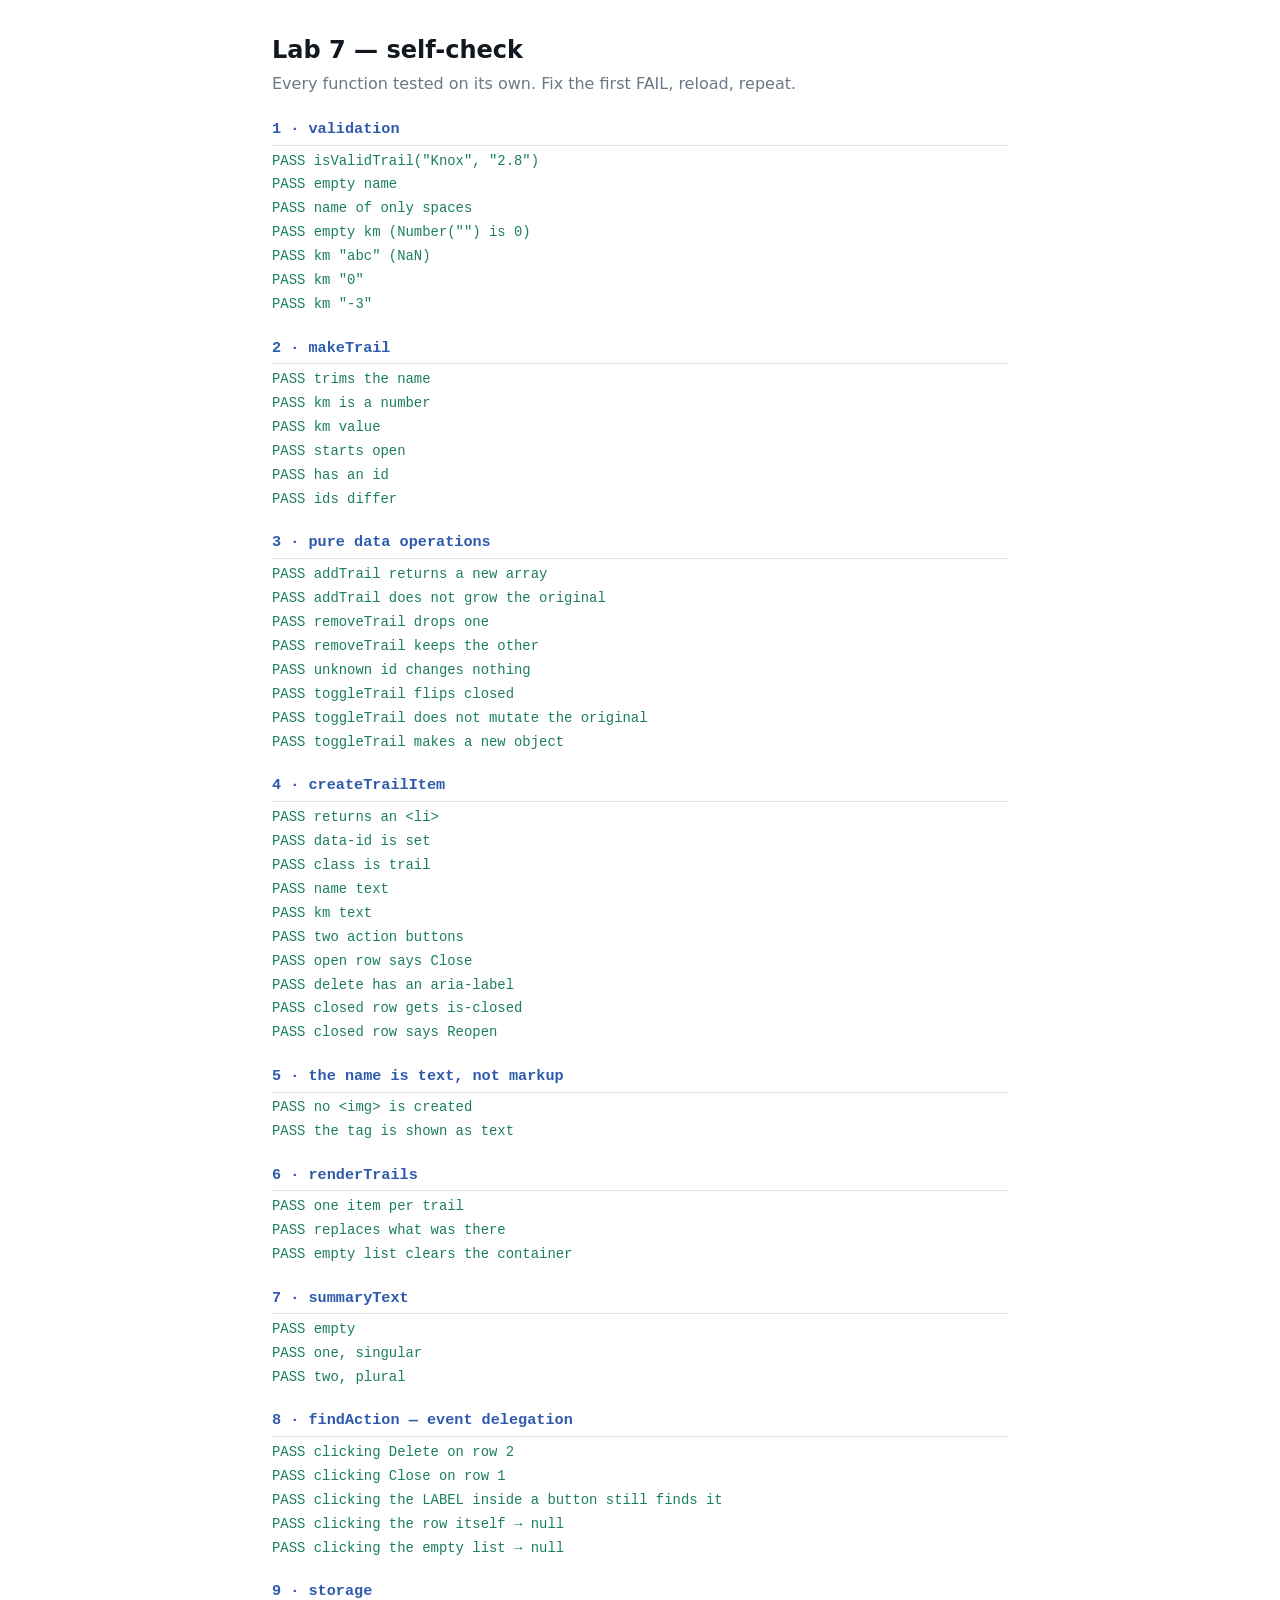
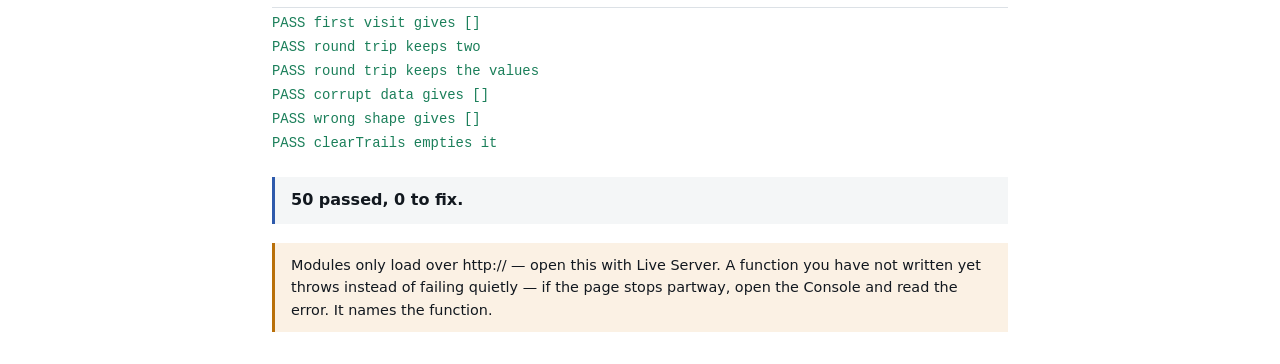
<file: lab7/check.html>
<!DOCTYPE html>
<html lang="en">
<head>
  <meta charset="UTF-8">
  <meta name="viewport" content="width=device-width, initial-scale=1.0">
  <title>COSC 219 — Lab 7 self-check</title>
  <style>
    body { font-family: system-ui, sans-serif; line-height: 1.55; margin: 2rem auto;
           max-width: 46rem; padding: 0 1rem; color: #12181F; }
    h1 { font-size: 1.5rem; margin-bottom: .2rem; }
    .sub { color: #6B7885; margin-top: 0; }
    h2 { font-size: .95rem; font-family: monospace; color: #2E5AAC;
         margin: 1.3rem 0 .3rem; border-bottom: 1px solid #DCE1E6; padding-bottom: .2rem; }
    .res { margin: .15rem 0; font-family: monospace; font-size: .87rem; }
    .pass { color: #1B7F5A; }
    .fail { color: #A62B23; font-weight: 600; }
    .summary { margin-top: 1.4rem; padding: .7rem 1rem; background: #F4F6F7;
               border-left: 3px solid #2E5AAC; font-weight: 600; }
    .note { background: #FBF1E4; border-left: 3px solid #B9700A;
            padding: .7rem 1rem; margin-top: 1.2rem; font-size: .9rem; }
  </style>
</head>
<body>
  <h1>Lab 7 — self-check</h1>
  <p class="sub">Every function tested on its own. Fix the first FAIL, reload, repeat.</p>
  <div id="output"></div>
  <div class="note">
    Modules only load over http:// — open this with Live Server. A function you have not written yet throws instead of failing quietly — if the
    page stops partway, open the Console and read the error. It names the function.
  </div>
  <script type="module" src="check.js"></script>
</body>
</html>
</file>
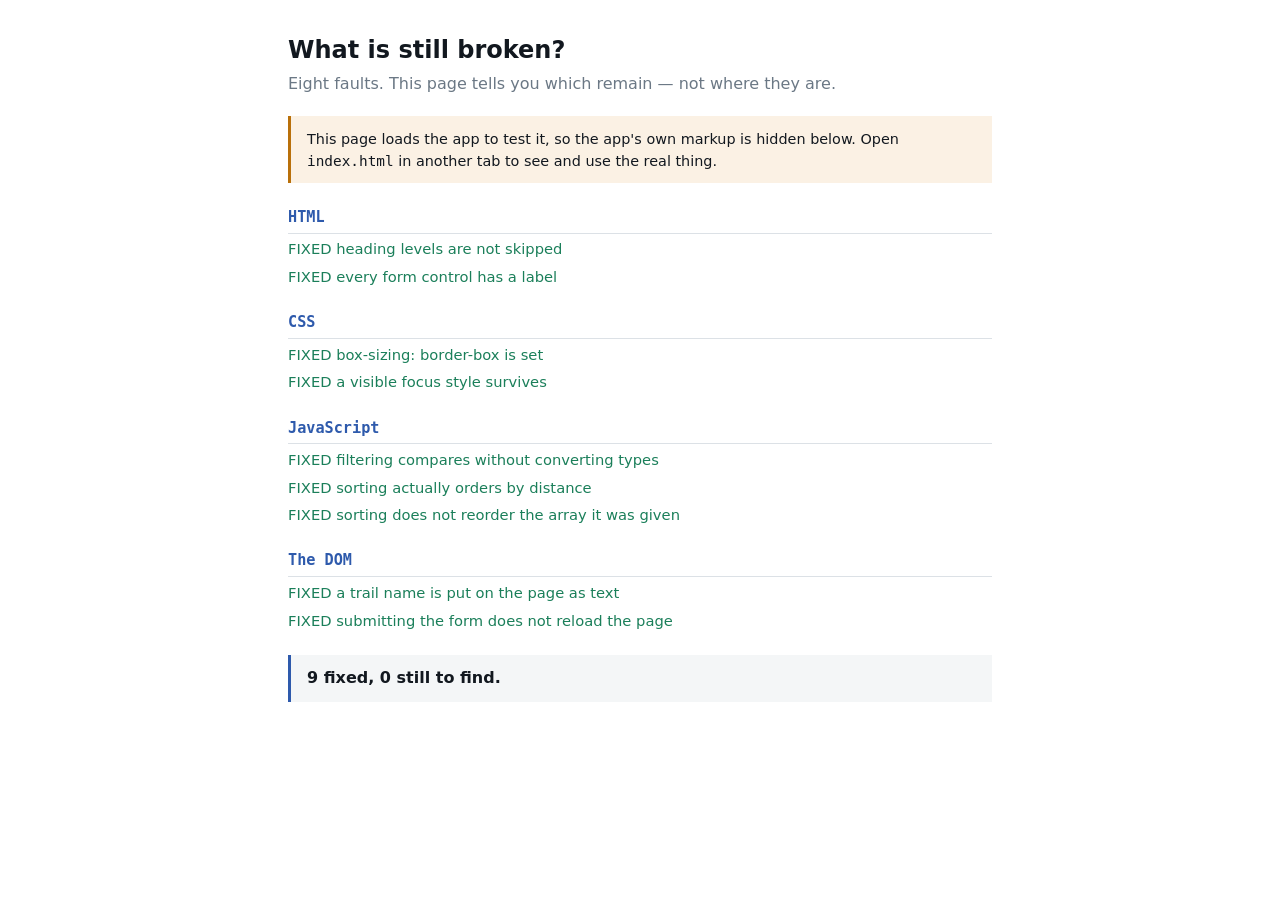
<file: lab8/check.html>
<!DOCTYPE html>
<html lang="en">
<head>
  <meta charset="UTF-8">
  <meta name="viewport" content="width=device-width, initial-scale=1.0">
  <title>Lab 8 — what is still broken?</title>
  <style>
    body { font-family: system-ui, sans-serif; line-height:1.55; margin:2rem auto;
           max-width:44rem; padding:0 1rem; color:#12181F; }
    h1 { font-size:1.5rem; margin-bottom:.2rem; }
    .sub { color:#6B7885; margin-top:0; }
    h2 { font-size:.95rem; font-family:monospace; color:#2E5AAC;
         margin:1.4rem 0 .3rem; border-bottom:1px solid #DCE1E6; padding-bottom:.2rem; }
    .res { margin:.3rem 0 .1rem; font-size:.92rem; }
    .pass { color:#1B7F5A; }
    .fail { color:#A62B23; font-weight:600; }
    .hint { margin:0 0 .5rem 1.2rem; font-size:.85rem; color:#6B7885; font-style:italic; }
    .summary { margin-top:1.4rem; padding:.7rem 1rem; background:#F4F6F7;
               border-left:3px solid #2E5AAC; font-weight:600; }
    .note { background:#FBF1E4; border-left:3px solid #B9700A;
            padding:.7rem 1rem; margin:1.2rem 0; font-size:.9rem; }
    #results, #count, #controls { display:none; }
  </style>
</head>
<body>
  <h1>What is still broken?</h1>
  <p class="sub">Eight faults. This page tells you which remain — not where they are.</p>

  <div class="note">
    This page loads the app to test it, so the app's own markup is hidden below.
    Open <code>index.html</code> in another tab to see and use the real thing.
  </div>

  <div id="check-output"></div>

  <!-- the app's markup, needed so app.js can run -->
  <form id="controls">
    <input type="text" id="search">
    <select id="rating"><option value="all">All</option></select>
  </form>
  <p id="count"></p>
  <ul id="results"></ul>

  <script type="module" src="check.js"></script>
</body>
</html>
</file>
<file: css/styles.css>
:root {
    --brand: #7f2a1b;
    --ink: #12181f;
    --muted: #6b7885;
    --space: 1rem;
}
*, *::before, *::after {
    box-sizing: border-box;
}

main, header, footer {
max-width: 40rem;
margin: var(--space) auto;
padding: var(--space);
}



body {
    color: var(--ink);
    background: #e6eced;
    font-family: system-ui, "Segoe UI", Roboto, sans-serif;
    line-height: 1.5;
}

img {
    max-width: 100%;
    height: auto;
}

h1 { font-size: 1.75rem; }
h2 { font-size: 1.5rem; }
h3 { font-size: 1.375rem; }
h4 { font-size: 1.125rem; }
h5 { font-size: 1rem; }
h6 { font-size: 0.875rem; }



fieldset {
    border: 1px solid var(--muted);
    border-radius: 1rem;
    padding: var(--space);
    margin-bottom: var(--space);
}

.cards {
    display: grid;
    grid-template-columns: repeat(auto-fit, minmax(15rem, 1fr));
    gap: var(--space);
}

legend { color: var(--brand); font-weight: bold; padding: 0 0.5rem; }


fieldset label,
input[type="checkbox"] + label { display: inline; margin-right: var(--space); }

input[type="text"],
input[type="email"],
select,
textarea {
    width: 100%;
    padding: 0.5rem;
    border: 1px solid var(--muted);
    border-radius: 0.25rem;
    font: inherit;
    margin-bottom: var(--space);
}

button {
    background: var(--brand);
    color: #fff;
    border: none;
    border-radius: 0.25rem;
    padding: 0.5rem 1.25rem;
    font: inherit;
    cursor: pointer;
}


button:hover { background: var(--ink); }
a:hover { text-decoration: none; }
a:focus, input:focus, select:focus, textarea:focus, button:focus {
    outline: 3px solid var(--brand);
    outline-offset: 2px;
}

article {
    background: #fff;
    border: 1px solid var(--muted);
    border-radius: 0.5rem;
    padding: var(--space);
}

nav {
      display: flex;
      justify-content: space-between;
      align-items: center;
      flex-wrap: wrap;
      gap: 1rem;
                }

.nav-wrapper {
    display: flex;
    gap: 1rem;
}


a { color: var(--brand); }
p { margin-bottom: var(--space); }
h1, h2, h3, h4, h5, h6 { margin-bottom: var(--space); }
footer { margin-top: var(--space); color: var(--muted); }
figcaption {color: var(--brand);}
table { color:var(--muted);}
.table-wrap { overflow-x: auto; }


.intro { font-size: 1.125rem; margin-bottom: var(--space); }

@media (min-width: 40rem) {
    h1 { font-size: 2.25rem; }
    h2 { font-size: 1.75rem; }
}

@media (min-width: 50rem) {
    main, header, footer { max-width: 60rem; }

    .two-col {
        display: grid;
        grid-template-columns: 2fr 1fr;
        gap: var(--space);
    }
}
</file>
<file: lab4/styles.css>
/* Provided. Lab 2 and 3 were the CSS labs — this is here so the game
   looks presentable while you concentrate on the JavaScript. */
:root { --brand:#1b7f5a; --ink:#12181f; --muted:#6b7885; --line:#dce1e6; }
*, *::before, *::after { box-sizing: border-box; }
body { font-family: system-ui, sans-serif; line-height:1.6; color:var(--ink);
       margin:0; background:#fff; }
main { max-width:32rem; margin:0 auto; padding:2rem 1rem; }
h1 { font-size:1.6rem; }
.word { font-family: ui-monospace, Consolas, monospace; font-size:2.4rem;
        letter-spacing:.35rem; margin:1.5rem 0 .5rem; }
.status { color:var(--muted); min-height:1.5em; }
.result { font-weight:600; min-height:1.5em; }
label { display:block; font-weight:600; margin-top:1rem; }
input { padding:.5rem; font-size:1.2rem; width:4rem; text-align:center;
        border:1px solid var(--muted); border-radius:6px; }
button { padding:.5rem 1rem; font-size:1rem; border-radius:6px;
         border:1px solid var(--brand); background:var(--brand); color:#fff;
         cursor:pointer; margin-left:.4rem; }
button#new-game { background:#fff; color:var(--brand); }
input:focus, button:focus { outline:3px solid var(--brand); outline-offset:2px; }
</file>
<file: lab6/styles.css>
/* Provided. Lab 2 and 3 were the CSS labs. */
:root { --brand:#1b7f5a; --ink:#12181f; --muted:#6b7885; --line:#dce1e6; }
*, *::before, *::after { box-sizing: border-box; }
body { font-family: system-ui, sans-serif; line-height:1.6; color:var(--ink); margin:0; }
main { max-width:36rem; margin:0 auto; padding:2rem 1rem; }
h1 { font-size:1.6rem; }
.summary { color:var(--muted); border-left:3px solid var(--brand);
           padding:.5rem .9rem; background:#f7f9f8; }
ul { list-style:none; padding:0; }
li { padding:.6rem .8rem; border-bottom:1px solid var(--line);
     font-family: ui-monospace, Consolas, monospace; font-size:.95rem; }
</file>
<file: lab7/styles.css>
/* Provided. Labs 2 and 3 were the CSS labs. */
:root { --brand:#1b7f5a; --ink:#12181f; --muted:#6b7885;
        --line:#dce1e6; --err:#a62b23; }
*, *::before, *::after { box-sizing: border-box; }
body { font-family: system-ui, sans-serif; line-height:1.6; color:var(--ink); margin:0; }
main { max-width:34rem; margin:0 auto; padding:2rem 1rem; }
h1 { font-size:1.6rem; }
form { display:flex; gap:.6rem; align-items:flex-end; flex-wrap:wrap;
       padding-bottom:1rem; border-bottom:1px solid var(--line); }
.field { flex:1 1 8rem; }
label { display:block; font-weight:600; font-size:.9rem; }
input { width:100%; padding:.45rem; border:1px solid var(--muted); border-radius:6px;
        font-family:inherit; font-size:1rem; }
button { padding:.45rem .9rem; font-family:inherit; font-size:.95rem;
         border-radius:6px; border:1px solid var(--brand);
         background:var(--brand); color:#fff; cursor:pointer; }
button.ghost { background:#fff; color:var(--brand); margin-top:1rem; }
input:focus, button:focus { outline:3px solid var(--brand); outline-offset:2px; }
.error { color:var(--err); min-height:1.5em; font-weight:600; }
.summary { color:var(--muted); }
ul { list-style:none; padding:0; }
.trail { display:flex; align-items:center; gap:.6rem;
         padding:.6rem .2rem; border-bottom:1px solid var(--line); }
.trail-name { flex:1; font-weight:600; }
.trail-km { color:var(--muted); font-variant-numeric:tabular-nums; }
.trail button { padding:.3rem .7rem; font-size:.85rem; }
.trail [data-action="delete"] { background:#fff; color:var(--err);
                                border-color:var(--err); }
.is-closed .trail-name { text-decoration:line-through; color:var(--muted); }
</file>
<file: lab8/styles.css>
/* Trail Browser — needs fixing */

:root {
  --brand: #1b7f5a;
  --ink:   #12181f;
  --muted: #6b7885;
  --line:  #dce1e6;
}

html {
  box-sizing: border-box;
}

*, *::before, *::after {
  box-sizing: inherit;
}

body {
  font-family: system-ui, sans-serif;
  line-height: 1.6;
  color: var(--ink);
  margin: 0;
}

main {
  max-width: 34rem;
  margin: 0 auto;
  padding: 2rem 1rem;
}

nav ul { list-style: none; padding: 1rem; margin: 0; }
nav li { display: inline-block; margin-right: 1rem; }
nav a  { color: var(--brand); text-decoration: none; }

#controls {
  display: flex;
  gap: 0.6rem;
  align-items: center;
  flex-wrap: wrap;
  padding-bottom: 1rem;
  border-bottom: 1px solid var(--line);
}

#search {
  width: 100%;
  padding: 0.5rem;
  border: 1px solid var(--muted);
  border-radius: 6px;
  font-family: inherit;
  font-size: 1rem;
}

button {
  padding: 0.45rem 0.9rem;
  font-family: inherit;
  border-radius: 6px;
  border: 1px solid var(--brand);
  background: var(--brand);
  color: #fff;
  cursor: pointer;
}

input:focus,
select:focus,
button:focus {
  outline: 2px solid var(--brand);
  outline-offset: 2px;
}

#count { color: var(--muted); }

ul#results { list-style: none; padding: 0; }

.trail {
  display: flex;
  gap: 0.6rem;
  padding: 0.6rem 0.2rem;
  border-bottom: 1px solid var(--line);
}

.trail-name { flex: 1; font-weight: 600; }
.trail-km   { color: var(--muted); }
</file>
